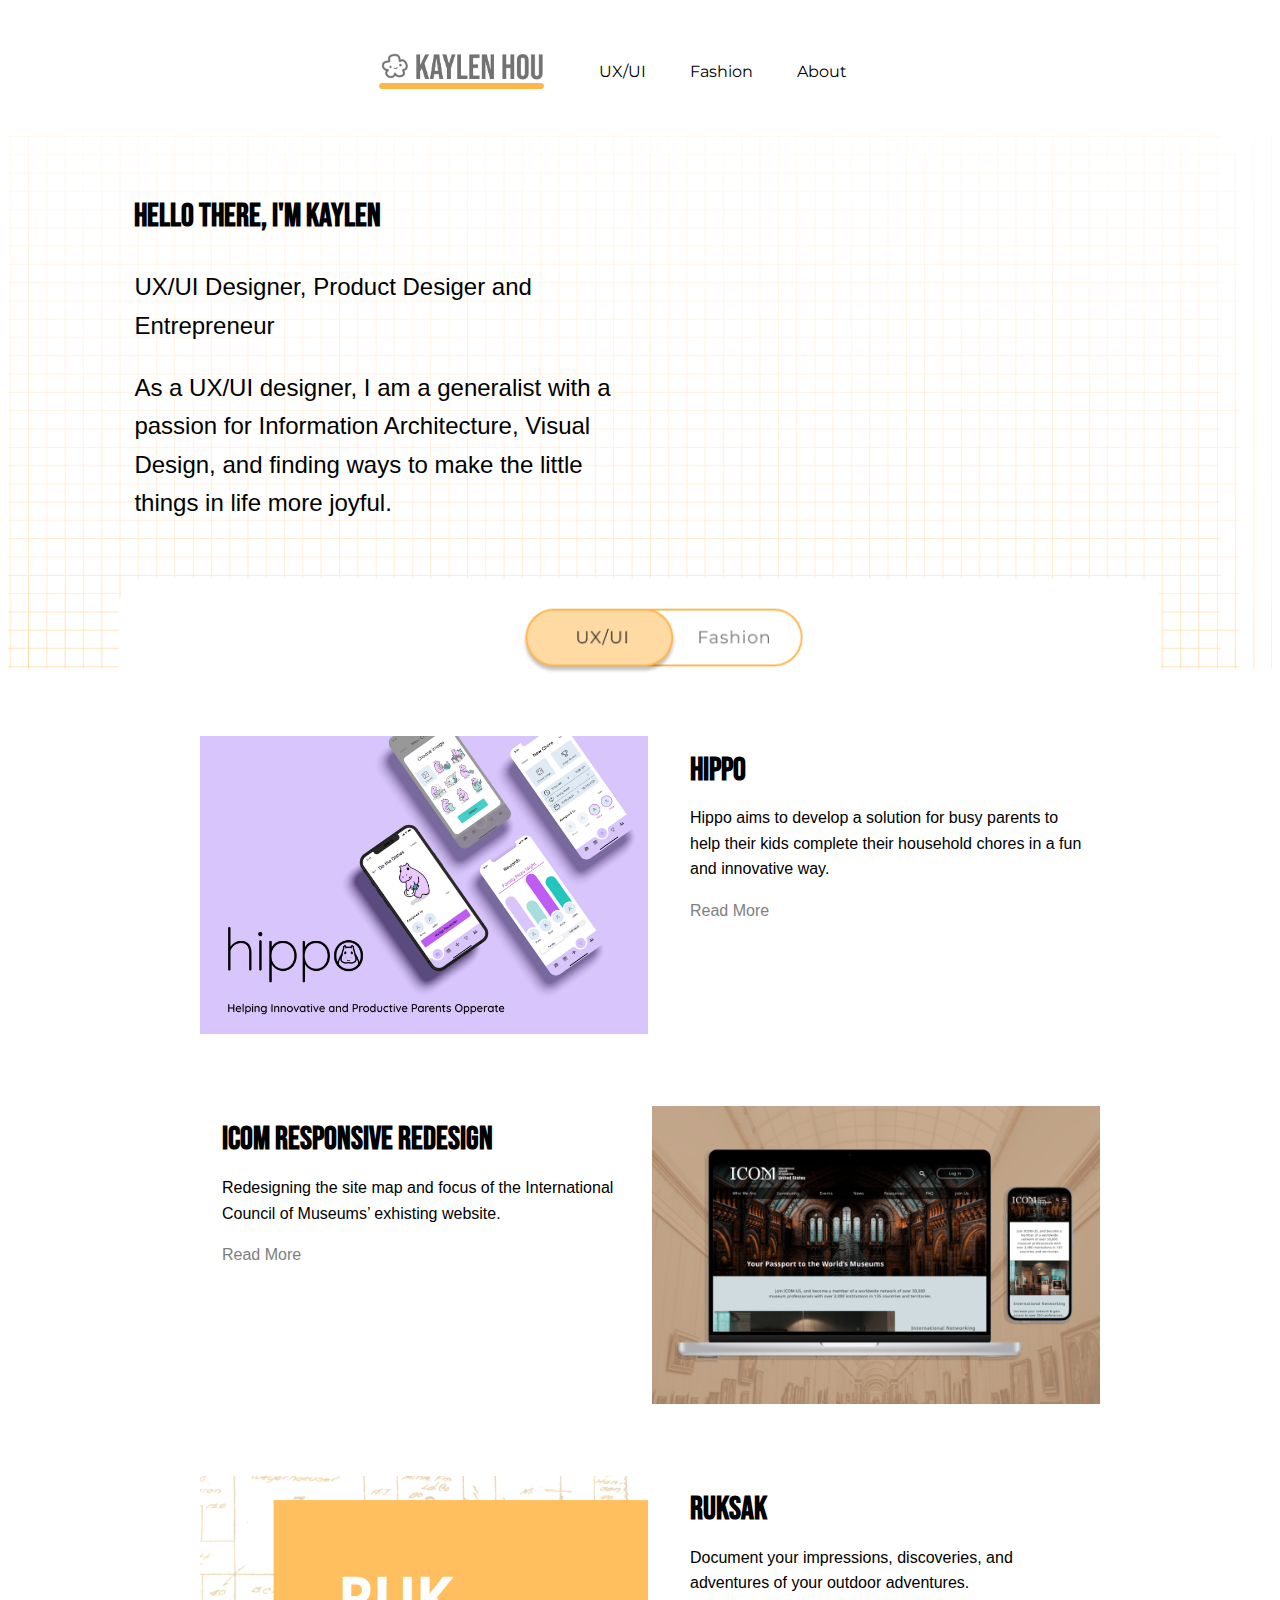
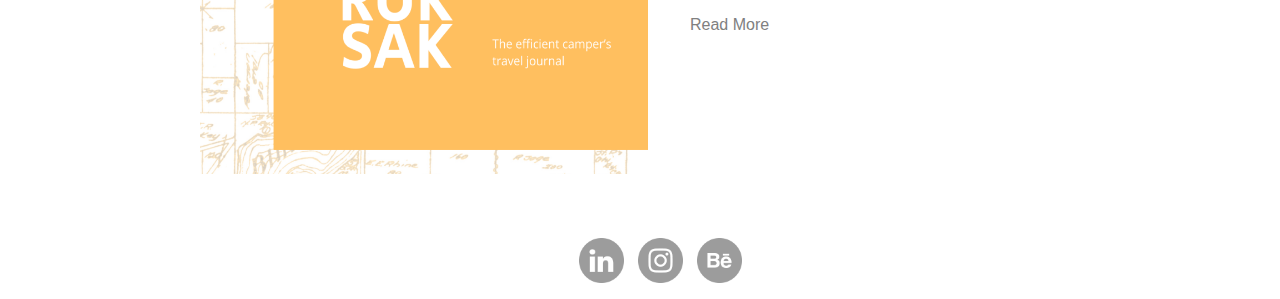
<file: index.html>
<!DOCTYPE html>
<html lang="en">
<head>
    <meta charset="UTF-8">
    <meta http-equiv="X-UA-Compatible" content="IE=edge">
    <meta name="viewport" content="width=device-width, initial-scale=1.0">
    <title>Kaylen's Portfolio</title>
    <link rel="stylesheet" href="css/index.css">
</head>
<body>
    <header>
        <div>
            <img class= "logo" src="images/logo.png" alt="logo">
        </div>
        <div>
            <div class="nav">
                <ul class="nav_links">
                    <li><a href="#">UX/UI</a></li>
                    <li><a href="#">Fashion</a></a></li>
                    <li><a href="about.html">About</a></li>
                </ul>
            </div>
         </div>
  </header>
  <div class=hero>
      <img class="hero-img" src="images/grid2.png">
      <div class="bio">
        <h2 >Hello there, I'm Kaylen</h2>
        <p>UX/UI Designer, Product Desiger and Entrepreneur</p>
        <p>As a UX/UI designer, I am a generalist with a passion for Information Architecture, Visual Design, and finding ways to make the little things in life more joyful.</p>
      </div>
      <img class="button" src="images/ux.png"
      </div>
  </div>
    <div class="card">
        <div class="profile-sidebar">
            <img class=profile-image src="images/Hippo Case Study Cover-1@1x_1 1.png" a="Hippo Cover Image" >
        </div>
        <div class="profile-main">
            <h2 class="profile-name">Hippo</h2>
            <p class="profile-body"> Hippo aims to develop a solution for busy parents to help their kids complete their household chores in a fun and innovative way.
            </p>
            <p class="readMore">Read More</p>
        </div>
    </div>
    <div class="card">
        <div class="profile-main">
            <h2 class="profile-name">ICOM Responsive Redesign</h2>
            <p class="profile-body">Redesigning the site map and focus of the International Council of Museums’ exhisting website.
            </p>
            <p class="readMore">Read More</p>
        </div>
        <div class="profile-sidebar">
            <img class=profile-image src="images/ICOM.png" a="ICOM Cover Image">
        </div>
    </div>
    <div class="card">
        <div class="profile-sidebar">
            <img class=profile-image src="images/Ruksak.png" a="Ruksak Cover Image" >
        </div>
        <div class="profile-main">
            <h2 class="profile-name">Ruksak</h2>
            <p class="profile-body">Document your impressions, discoveries, and adventures of your outdoor adventures. 
            </p>
            <p class="readMore">Read More</p>
        </div>
    </div>
    <footer style="align-items: center;">
        <li class=footer_buttons><img src="images/LinkedIn.png" alt="linkedIn Icon"style="width:45px;"></li>
        <li class=footer_buttons><img src="images/Instagram_black (1).png" alt="Instagram Icon"style="width:45px;"></li>
        <li class=footer_buttons><img src="images/Behance.png" alt="Behance Icon"style="width:45px;"></li>
      </footer> 
</body>
</html>
</file>
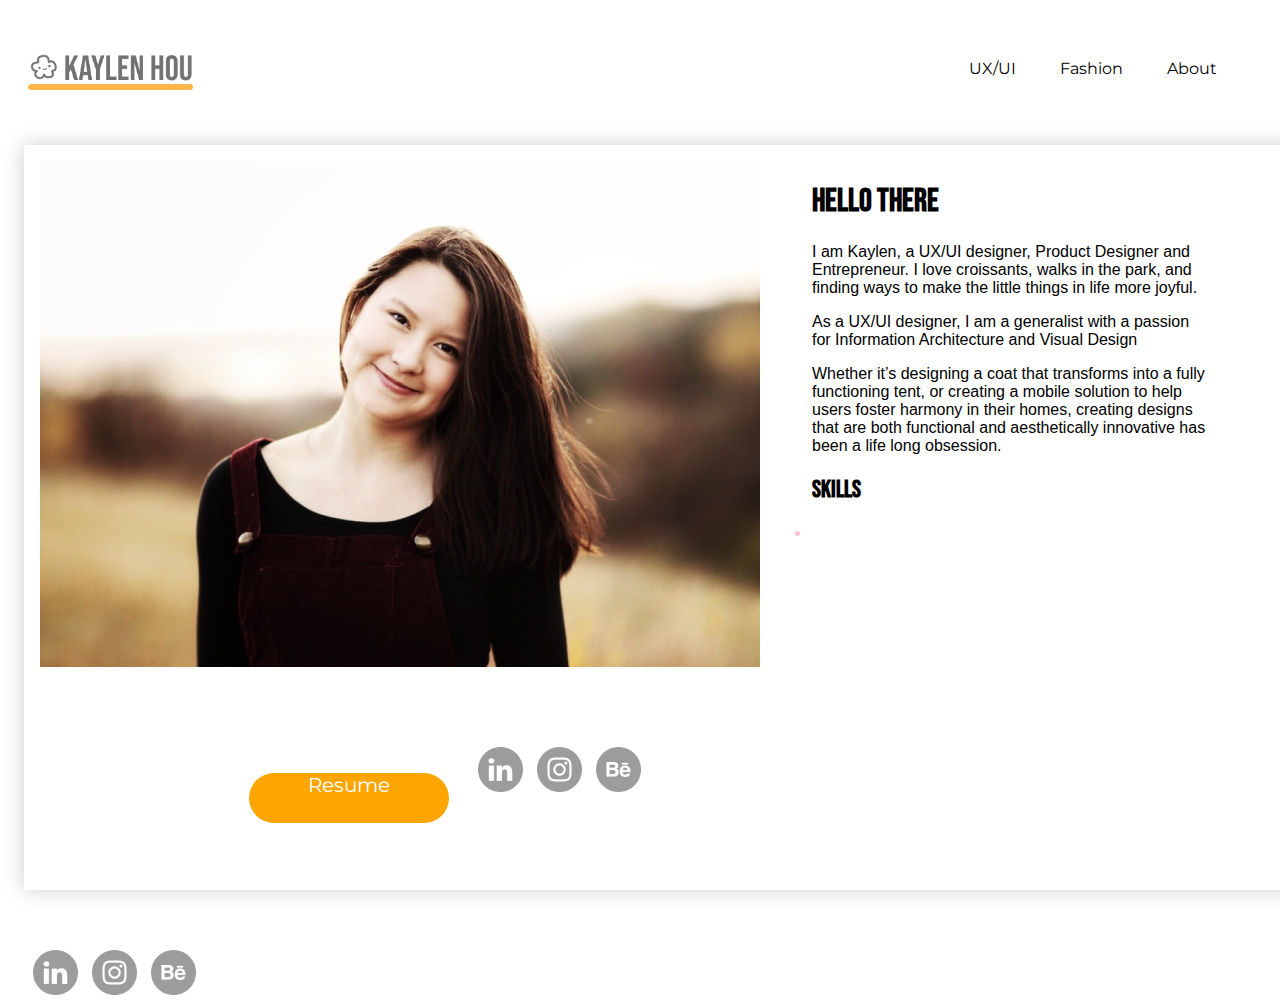
<file: about.html>
<!DOCTYPE html>
<html lang="en">
<head>
    <meta charset="UTF-8">
    <meta http-equiv="X-UA-Compatible" content="IE=edge">
    <meta name="viewport" content="width=device-width, initial-scale=1.0">
    <title>About</title>
    <link rel="stylesheet" href="css/about.css">
</head>
<body>
    <header>
        <img class= "logo" src="images/logo.png" alt="logo">
          <nav>
              <ul class="nav_links">
                  <li><a href="index.html">UX/UI</a></li>
                  <li><a href="index.html">Fashion</a></li>
                  <li><a href="#">About</a></li>
              </ul>
          </nav>
    </header>
    <div class="card">
        <div class=sidebar>
            <div class=profile-sidebar> 
                <img src="images/profile.png">
            </div>
            <div class="contactList">
                <ul>
                    <li class=resume style="justify-content: center;">Resume</li>
                    <li class=footer_buttons><img src="images/LinkedIn.png" alt="linkedIn Icon"style="width:45px;"></li>
                    <li class=footer_buttons><img src="images/Instagram_black (1).png" alt="Instagram Icon"style="width:45px;"></li>
                    <li class=footer_buttons><img src="images/Behance.png" alt="Behance Icon"style="width:45px;"></li>
                </ul>
            </div>
        </div>

        <div class=profile-main>
            <h1>Hello There</h1>
            <p>I am Kaylen, a UX/UI designer, Product Designer and Entrepreneur. I love croissants, walks in the park, and finding ways to make the little things in life more joyful.</p>
            <p>As a UX/UI designer, I am a generalist with a passion for Information Architecture and Visual Design</p>
            <p>Whether it’s designing a coat that transforms into a fully functioning tent, or creating a mobile solution to help users foster harmony in their homes, creating designs that are both functional and aesthetically innovative has been a life long obsession.</p>
            <h2>Skills</h2>
            <div class=skillsList>
                <li></li>
            </div>
        </div>
    </div>
    <div class=work>
        <img>
    </div>
    <footer style="align-items: center;">
        <li class=footer_buttons><img src="images/LinkedIn.png" alt="linkedIn Icon"style="width:45px;"></li>
        <li class=footer_buttons><img src="images/Instagram_black (1).png" alt="Instagram Icon"style="width:45px;"></li>
        <li class=footer_buttons><img src="images/Behance.png" alt="Behance Icon"style="width:45px;"></li>
      </footer> 
</body>
</html>
</file>
<file: css/index.css>
@import url('https://fonts.googleapis.com/css2?family=Montserrat&family=Poppins:ital,wght@0,100;0,300;1,100&display=swap');
@import url('https://fonts.googleapis.com/css2?family=Bebas+Neue&display=swap');
h1 {
    font-family: 'Bebas Neue';
    font-size: 1rem;
    color: black;
  }
  h2 {
    font-family: 'Bebas Neue';
    font-size: 2rem;
    color: black;
  }
  h3 {
    font-family: 'Montserrat', sans-serif;
    font-size: 24;
    color: black;
  }
  p {
    font-family: 'Quattrocento Sans', sans-serif;
    font-size: 18;
    color: black;
  }
}

body {
    display:grid;
    place-items:center;
    min-height: 100vh;
    line-height: 1.6;
    grid-column: 100%;
    grid-template-areas: 
    "header"
    "hero"
    "toggle"
    "caseStudy1"
    "caseStudy2"
    "caseStudy3";
}

/*header*/
header {
    grid-area: header;
    background-color: white;
    display: flex;
    flex-direction:column;
    justify-content: space-between;
    align-items: center;
    font-family: Montserrat, sans-serif;
  }
.logo {
    cursor: pointer;
    max-width: 165px;
    align-items: left;
    }
    
.nav_links {
    list-style: none;
    padding: 35px;
    text-decoration: none;
    }
    
.nav_links li {
    display: inline-block;
    padding: 0px 20px;
    text-decoration: none;
    }
    
.nav_links li a {
    transition: all 0.3s ease 0s;
    color:black;
    text-decoration: none;
    }
    
.nav_links li a:hover {
    color: rgb(255, 165, 0);
    }
    
/*hero*/
.hero {
    grid-area: hero;
    position:relative;
    text-align: left;
}
.hero-img {
    max-width: 100%;
}
.bio {
    position: absolute;
    top: 5%;
    left:10%;
    max-width: 500px;
    font-family: Monserrat, sans-serif;
    font-size: 24px;
  }
.button {
    position: absolute;
    bottom: 5%;
    left:40%;
    max-width:300px;
}
/*case studies*/
.card {
    /*box-shadow: 0 0 20px rgba(0,0,0,0.2);*/
    width: 90%;
    max-width: 900px;
    display:flex;
    flex-direction:column;
    color: white;
    text-align: center;
    padding: 1em;
    column-gap: 20px;
    margin: 1rem;
}
.card:hover {
    box-shadow: 0 0 20px rgba(255, 194, 82, 0.5);
    transition: 0.5s;
}
.profile-image {
    max-width: 100%;
    align-items: center;
    margin-left: 10px;
}

.profile-image:hover {
    box-shadow: 0 0 20px rgba(0,0,0,0.2);
    scale: 1.1;
}

.profile-name {
    font-size:2rem;
    line-height:0.5;
    min-width: 400px;
}

.profile-body {
    margin-bottom:0;
}
.social-list {
    display:flex;
    justify-content: space-around;
    list-style:none;
    margin:0;
    padding:0;
    width:150px;
    margin:0.1em auto 0.1em;
}
.social_buttons {
    padding:10px;
}

.readMore {
    display: grid;
    bottom:0%;
    color:grey;
}
.readMore:hover {
    border-bottom: 3px solid orange;
    width: 90px;

}

.footer {
    grid-area: footer;
    align-items: center;
    display: inline-block;
    margin-bottom: 50%;
  }
  .footer_buttons {
    grid-area: footer;
    display:inline-block;
    height:5px;
    width:5px;
    padding:25px;
    opacity: 70%;
  }
  .footer_buttons:hover {
    grid-area: footer;
    display:inline-block;
    opacity: 100%;
    transition: 0.5s
  }

@media (min-width: 450px) {
    body {
        display:grid;
        place-items:center;
        min-height: 100vh;
        line-height: 1.6;
        grid-column: 100%;
        grid-template-areas: 
        "header"
        "hero"
        "toggle"
        "caseStudy1"
        "caseStudy2"
        "caseStudy3";
    }
    .card {
        flex-direction:row;
    }

    .profile-main {
        text-align:left;
        margin-left:2em;
    }

    .profile-name::after {
        margin-left:0;
    }

    header {
        flex-direction: row;
        justify-content: space-between;
    }
    nav {
        align-items: left;
    }

}
</file>
<file: css/about.css>
@import url('https://fonts.googleapis.com/css2?family=Montserrat&family=Poppins:ital,wght@0,100;0,300;1,100&display=swap');
@import url('https://fonts.googleapis.com/css2?family=Bebas+Neue&display=swap');
h1 {
    font-family: 'Bebas Neue';
    font-size: 2rem;
    color: black;
  }
  h2 {
    font-family: 'Bebas Neue';
    font-size: 1.5rem;
    color: black;
  }
  h3 {
    font-family: 'Montserrat', sans-serif;
    font-size: 24;
    color: black;
  }
  p {
    font-family: 'Quattrocento Sans', sans-serif;
    font-size: 18;
    color: black;
  }
  * {
        font-family: 'Montserrat', sans-serif;
    }
}
body {
    display:grid;
    place-items:center;
    min-height: 100vh;
    line-height: 1.6;
    grid-column: 100%;
    font-family: 'Montserrat', sans-serif;
    grid-template-areas: 
    "header"
    "banner"
    "work"
    "footer";
}

/*header*/
header {
    grid-area: header;
    background-color: white;
    display: flex;
    justify-content: space-between;
    align-items: center;
  }
.logo {
    cursor: pointer;
    max-width: 165px;
    margin-left: 20px;
    }
    
    .nav_links {
    list-style: none;
    margin-left: 35px;
    padding: 35px;
    text-decoration: none;
    }
    
    .nav_links li {
    list-style: none;
    display: inline-block;
    padding: 0px 20px;
    text-decoration: none;
    }
    
    .nav_links li a {
    transition: all 0.3s ease 0s;
    color:black;
    text-decoration: none;
    }
    
    .nav_links li a:hover {
    color: rgb(255, 165, 0);
    }
 
    .card {
        box-shadow: 0 0 20px rgba(0,0,0,0.2);
        width: 100%;
        display:flex;
        flex-direction:column;
        color: pink;
        text-align: center;
        padding: 1em;
        column-gap: 20px;
        margin: 1rem;
    }
    .card:hover {
        box-shadow: 0 0 20px rgba(255, 194, 82, 0.5);
        transition: 0.5s;
    }
    .profile-image {
        max-width: 100%;
        align-items: center;
        margin-left: 10px;
    }
    
    .profile-image:hover {
        box-shadow: 0 0 20px rgba(0,0,0,0.2);
        scale: 1.1;
    }
    
    .profile-name {
        font-size:2rem;
        line-height:0.5;
        min-width: 400px;
    }
    
    .profile-body {
        margin-bottom:0;
    }

/*banner*/

.profileCard {
    width: 100%;
    display:flex;
    flex-direction:column;
    color: white;
    text-align: left;
    padding: 1em;
    margin: 1rem;
}

.profileImg {
    max-width: 40%;
}
.profile-main {
    width: 400px;
}
.contactList {
    display:inline-block;
    list-style: none;
    margin-left: 35px;
    padding: 35px;
    text-decoration: none;
}
.resume {
    display:inline-block;
    background-color: rgb(255, 165, 0);
    color: white;
    width: 200px;
    height: 50px;
    align-items: center;
    text-align: center;
    border-radius: 45px;
    justify-content: center;
    font-family: Montserrat;
    font-size: 20px;
}
.footer {
    grid-area: footer;
    align-items: center;
    display: inline-block;
    margin-bottom: 50%;
  }
  .footer_buttons {
    grid-area: footer;
    display:inline-block;
    height:5px;
    width:5px;
    padding:25px;
    opacity: 70%;
  }
  .footer_buttons:hover {
    grid-area: footer;
    display:inline-block;
    opacity: 100%;
    transition: 0.5s
  }
@media (min-width: 450px) {
    .card {
        flex-direction:row;
    }

    .profile-main {
        text-align:left;
        margin-left:2em;
    }

    .profile-name::after {
        margin-left:0;
    }

}
</file>
